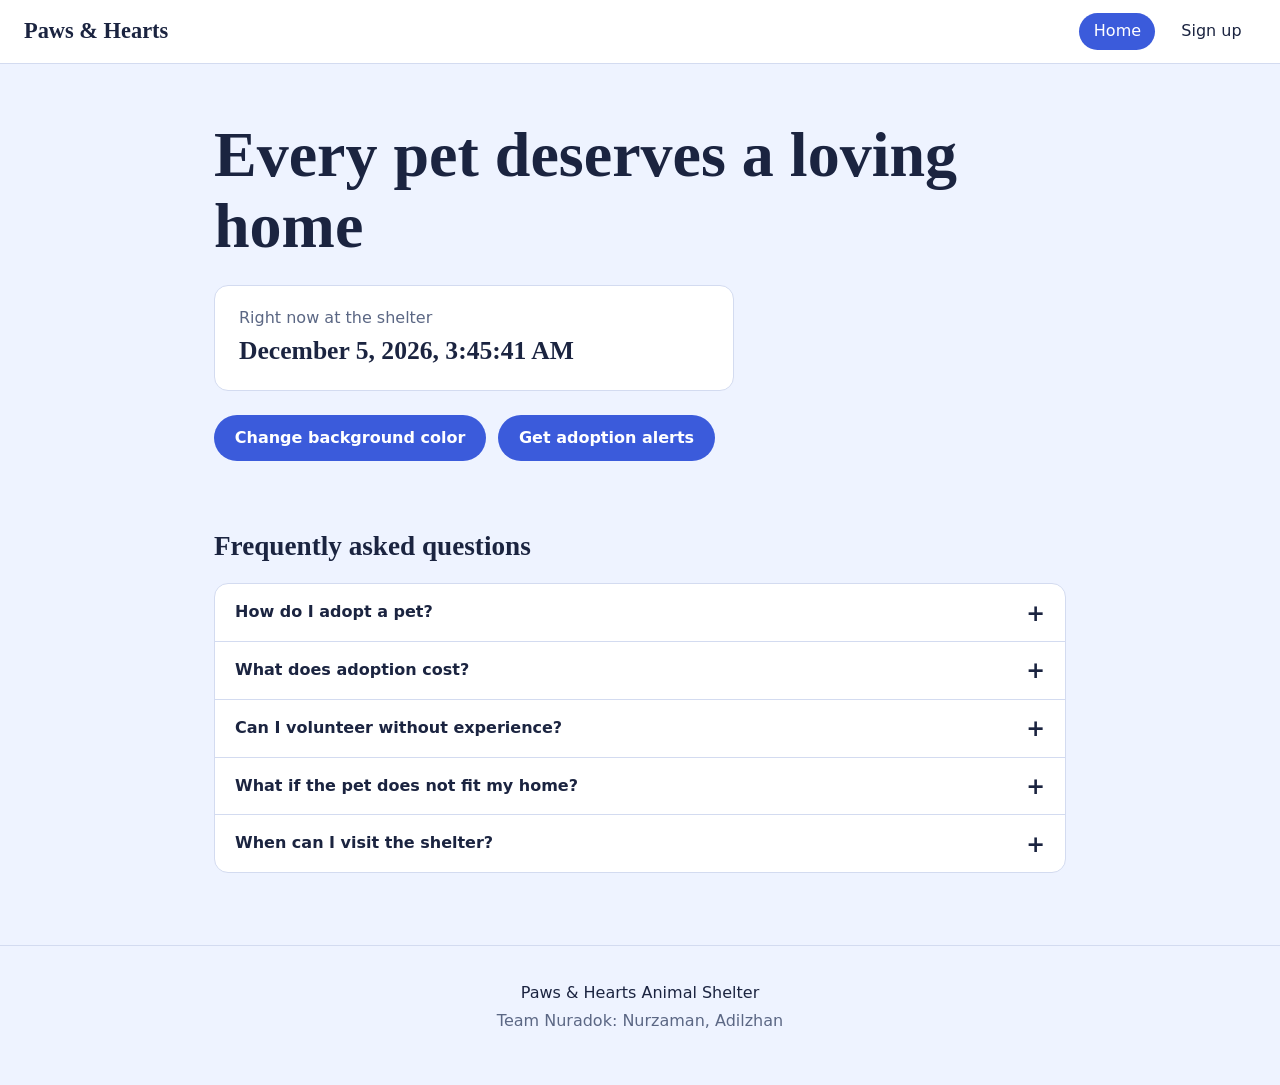
<file: index.html>
<!DOCTYPE html>
<html lang="en">
<head>
<meta charset="UTF-8">
<meta name="viewport" content="width=device-width, initial-scale=1">
<title>Paws &amp; Hearts Animal Shelter</title>
<link rel="stylesheet" href="css/style.css">
</head>
<body>
<header class="topbar">
  <a class="brand" href="index.html">Paws &amp; Hearts</a>
  <nav aria-label="Main">
    <a href="index.html" aria-current="page">Home</a>
    <a href="signup.html">Sign up</a>
  </nav>
</header>

<main>
  <section class="hero">
    <h1>Every pet deserves a loving home</h1>
    <div class="clock-card">
      <p class="muted">Right now at the shelter</p>
      <p id="dateTime" class="clock" aria-live="off">Loading time...</p>
    </div>
    <div class="actions">
      <button id="colorBtn" type="button">Change background color</button>
      <button id="openPopup" type="button">Get adoption alerts</button>
    </div>
  </section>

  <section class="panel" aria-labelledby="faqTitle">
    <h2 id="faqTitle">Frequently asked questions</h2>
    <div class="accordion" id="faq">
      <div class="item">
        <h3><button class="question" type="button" aria-expanded="false" aria-controls="a1" id="q1">How do I adopt a pet?</button></h3>
        <div class="answer" id="a1" role="region" aria-labelledby="q1"><p>Visit the shelter, meet the animals and fill in a short adoption form. We will arrange a home visit within a week.</p></div>
      </div>
      <div class="item">
        <h3><button class="question" type="button" aria-expanded="false" aria-controls="a2" id="q2">What does adoption cost?</button></h3>
        <div class="answer" id="a2" role="region" aria-labelledby="q2"><p>The fee is 50 dollars for cats and 80 dollars for dogs. It includes vaccination, microchip and neutering.</p></div>
      </div>
      <div class="item">
        <h3><button class="question" type="button" aria-expanded="false" aria-controls="a3" id="q3">Can I volunteer without experience?</button></h3>
        <div class="answer" id="a3" role="region" aria-labelledby="q3"><p>Yes. New volunteers walk dogs, clean enclosures and help at weekend events. We train you on your first day.</p></div>
      </div>
      <div class="item">
        <h3><button class="question" type="button" aria-expanded="false" aria-controls="a4" id="q4">What if the pet does not fit my home?</button></h3>
        <div class="answer" id="a4" role="region" aria-labelledby="q4"><p>You can return the pet within 30 days. We will help you find a better match.</p></div>
      </div>
      <div class="item">
        <h3><button class="question" type="button" aria-expanded="false" aria-controls="a5" id="q5">When can I visit the shelter?</button></h3>
        <div class="answer" id="a5" role="region" aria-labelledby="q5"><p>We are open every day from 10 AM to 6 PM. Groups of more than five people should call ahead.</p></div>
      </div>
    </div>
  </section>
</main>

<div id="popup" class="overlay hidden" aria-hidden="true">
  <div class="modal" role="dialog" aria-modal="true" aria-labelledby="popupTitle">
    <button id="closePopup" class="close" type="button" aria-label="Close">&times;</button>
    <h2 id="popupTitle">Meet new arrivals first</h2>
    <p class="muted">New pets looking for a home, once a week.</p>
    <form id="subscribeForm" novalidate>
      <label for="subEmail">Email</label>
      <input id="subEmail" name="email" type="email" autocomplete="email">
      <p class="error" id="subError" role="alert"></p>
      <button type="submit">Subscribe</button>
    </form>
    <p id="subSuccess" class="success" role="status"></p>
  </div>
</div>

<footer class="footer">
  <p>Paws &amp; Hearts Animal Shelter</p>
  <p class="muted">Team Nuradok: Nurzaman, Adilzhan</p>
</footer>

<script src="js/main.js"></script>
</body>
</html>
</file>
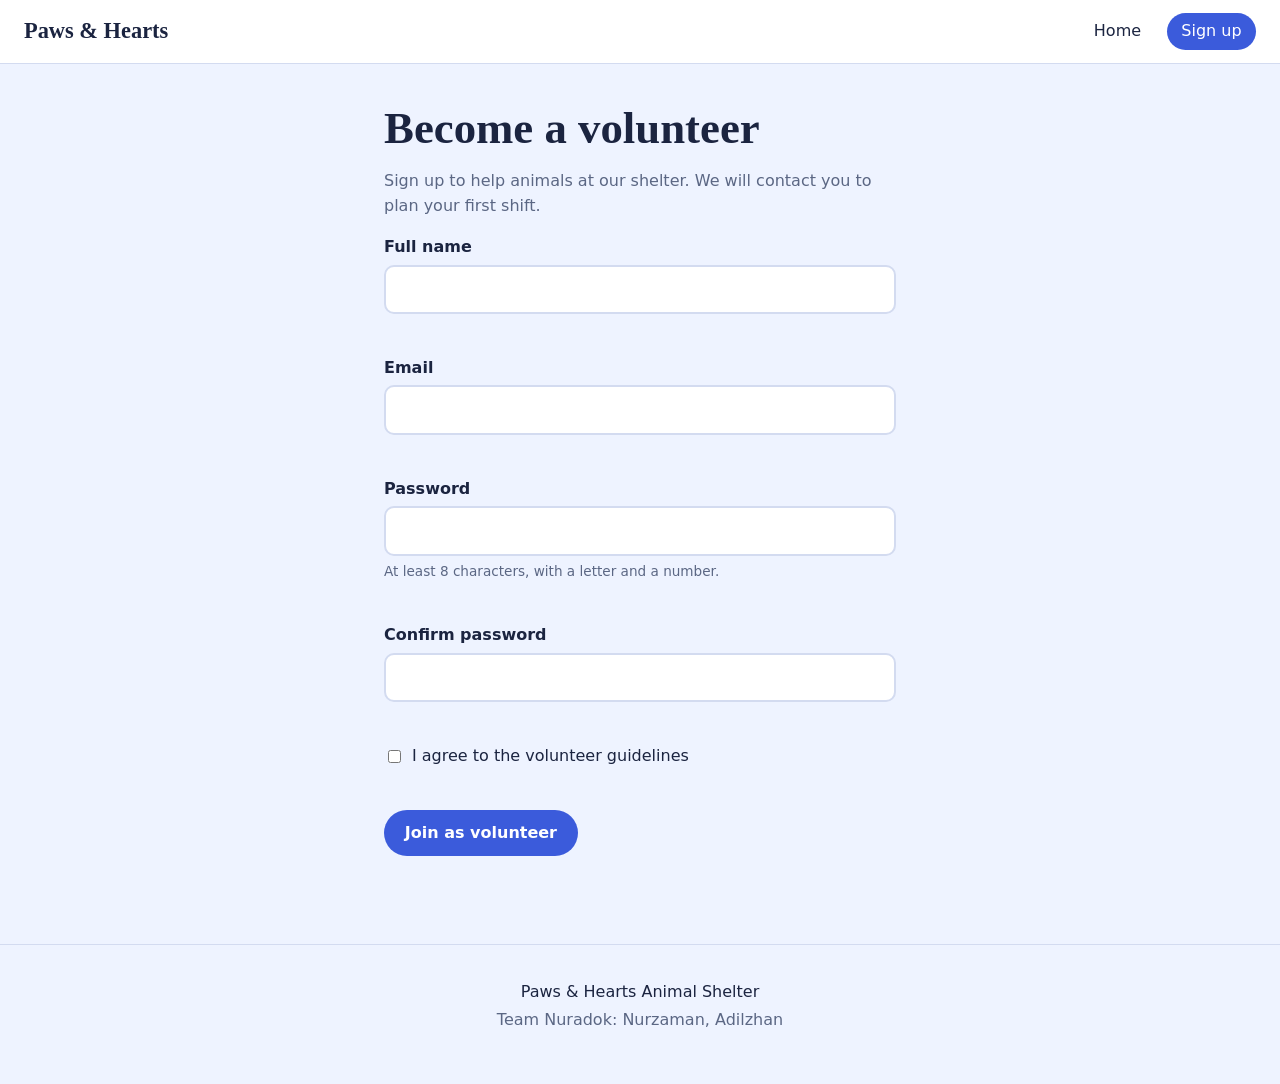
<file: signup.html>
<!DOCTYPE html>
<html lang="en">
<head>
<meta charset="UTF-8">
<meta name="viewport" content="width=device-width, initial-scale=1">
<title>Sign up | Paws &amp; Hearts</title>
<link rel="stylesheet" href="css/style.css">
</head>
<body>
<header class="topbar">
  <a class="brand" href="index.html">Paws &amp; Hearts</a>
  <nav aria-label="Main">
    <a href="index.html">Home</a>
    <a href="signup.html" aria-current="page">Sign up</a>
  </nav>
</header>

<main>
  <section class="panel narrow">
    <h1 class="page-title">Become a volunteer</h1>
    <p class="muted">Sign up to help animals at our shelter. We will contact you to plan your first shift.</p>
    <form id="signupForm" novalidate>
      <label for="fullName">Full name</label>
      <input id="fullName" name="fullName" type="text" autocomplete="name">
      <p class="error" id="fullNameError"></p>

      <label for="email">Email</label>
      <input id="email" name="email" type="email" autocomplete="email">
      <p class="error" id="emailError"></p>

      <label for="password">Password</label>
      <input id="password" name="password" type="password" autocomplete="new-password">
      <p class="hint">At least 8 characters, with a letter and a number.</p>
      <p class="error" id="passwordError"></p>

      <label for="confirmPassword">Confirm password</label>
      <input id="confirmPassword" name="confirmPassword" type="password" autocomplete="new-password">
      <p class="error" id="confirmPasswordError"></p>

      <label class="check"><input id="terms" name="terms" type="checkbox"> I agree to the volunteer guidelines</label>
      <p class="error" id="termsError"></p>

      <button type="submit">Join as volunteer</button>
    </form>
    <p id="formSuccess" class="success" role="status"></p>
  </section>
</main>

<footer class="footer">
  <p>Paws &amp; Hearts Animal Shelter</p>
  <p class="muted">Team Nuradok: Nurzaman, Adilzhan</p>
</footer>

<script src="js/validate.js"></script>
</body>
</html>
</file>
<file: css/style.css>
:root {
  --text: #1b2440;
  --muted: #5b6784;
  --accent: #3b5bdb;
  --surface: #ffffff;
  --line: #d3dbf0;
}
* { box-sizing: border-box; }
body {
  margin: 0;
  font-family: system-ui, -apple-system, "Segoe UI", sans-serif;
  background-color: #eef3ff;
  color: var(--text);
  line-height: 1.55;
  transition: background-color 0.6s ease;
}
h1, h2, .brand { font-family: Georgia, "Times New Roman", serif; }
h1 { font-size: clamp(2.2rem, 6vw, 4rem); line-height: 1.1; margin: 0 0 1.5rem; }
.page-title { font-size: clamp(1.9rem, 5vw, 2.8rem); margin-bottom: 0.5rem; }
h2 { font-size: 1.7rem; margin: 0 0 1rem; }
h3 { margin: 0; font-size: 1rem; }
.muted { color: var(--muted); }
:focus-visible { outline: 3px solid var(--accent); outline-offset: 2px; }
.hidden { display: none; }

.topbar { display: flex; justify-content: space-between; align-items: center; flex-wrap: wrap; gap: 1rem; padding: 0.8rem 1.5rem; background: var(--surface); border-bottom: 1px solid var(--line); }
.brand { font-size: 1.4rem; font-weight: 700; text-decoration: none; color: inherit; }
nav a { display: inline-block; margin-left: 0.4rem; padding: 0.4rem 0.9rem; border-radius: 999px; text-decoration: none; color: inherit; }
nav a:hover { background: #eef3ff; }
nav a[aria-current="page"] { background: var(--accent); color: #fff; }

.hero { max-width: 900px; margin: 0 auto; padding: 3.5rem 1.5rem 1.5rem; }
.clock-card { background: var(--surface); border: 1px solid var(--line); border-radius: 14px; padding: 1.25rem 1.5rem; margin-bottom: 1.5rem; max-width: 520px; }
.clock-card p { margin: 0; }
.clock { font-family: Georgia, serif; font-size: 1.6rem; font-weight: 700; }
.actions { display: flex; flex-wrap: wrap; gap: 0.75rem; }

button { font: inherit; cursor: pointer; border: 0; border-radius: 999px; padding: 0.65rem 1.3rem; font-weight: 700; background: var(--accent); color: #fff; transition: transform 0.15s ease; }
button:hover { transform: translateY(-2px); }
button:active { transform: scale(0.96); }

.panel { max-width: 900px; margin: 0 auto; padding: 2.5rem 1.5rem; }
.panel.narrow { max-width: 560px; }

.accordion { border: 1px solid var(--line); border-radius: 14px; background: var(--surface); overflow: hidden; }
.item + .item { border-top: 1px solid var(--line); }
.question { width: 100%; text-align: left; border-radius: 0; background: transparent; color: var(--text); padding: 1rem 3rem 1rem 1.25rem; position: relative; font-weight: 700; transition: background 0.2s ease; }
.question:hover { transform: none; background: #f1f4fd; }
.question::after { content: "+"; position: absolute; right: 1.25rem; top: 50%; transform: translateY(-50%); font-size: 1.4rem; transition: transform 0.3s ease; }
.question[aria-expanded="true"]::after { transform: translateY(-50%) rotate(45deg); }
.answer { max-height: 0; overflow: hidden; transition: max-height 0.35s ease; }
.answer p { margin: 0; padding: 0 1.25rem 1.1rem; color: var(--muted); }

.overlay { position: fixed; inset: 0; background: rgba(10, 25, 22, 0.6); display: flex; align-items: center; justify-content: center; padding: 1rem; z-index: 20; opacity: 0; transition: opacity 0.25s ease; }
.overlay.open { opacity: 1; }
.overlay.hidden { display: none; }
.modal { position: relative; background: var(--surface); border-radius: 16px; padding: 2rem; width: 100%; max-width: 420px; transform: translateY(16px); transition: transform 0.25s ease; }
.overlay.open .modal { transform: translateY(0); }
.close { position: absolute; top: 0.6rem; right: 0.6rem; width: 2.4rem; height: 2.4rem; padding: 0; font-size: 1.5rem; line-height: 1; background: transparent; color: var(--text); }

label { display: block; margin: 1rem 0 0.3rem; font-weight: 600; }
input[type="text"], input[type="email"], input[type="password"] { width: 100%; font: inherit; padding: 0.65rem 0.8rem; border-radius: 10px; border: 2px solid var(--line); background: var(--surface); color: var(--text); }
input.invalid { border-color: #c0392b; }
input.valid { border-color: #2e8b57; }
.check { display: flex; gap: 0.5rem; align-items: center; font-weight: 400; }
.hint { margin: 0.3rem 0 0; font-size: 0.85rem; color: var(--muted); }
.error { color: #b3261e; min-height: 1.3rem; margin: 0.3rem 0 0; font-size: 0.9rem; font-weight: 600; }
.success { color: #1e7a4c; font-weight: 700; margin-top: 1rem; }
form button[type="submit"] { margin-top: 1rem; }

.footer { text-align: center; padding: 2rem 1rem 3rem; border-top: 1px solid var(--line); margin-top: 2rem; }
.footer p { margin: 0.2rem 0; }

@media (prefers-reduced-motion: reduce) {
  * { transition: none !important; }
}
</file>
